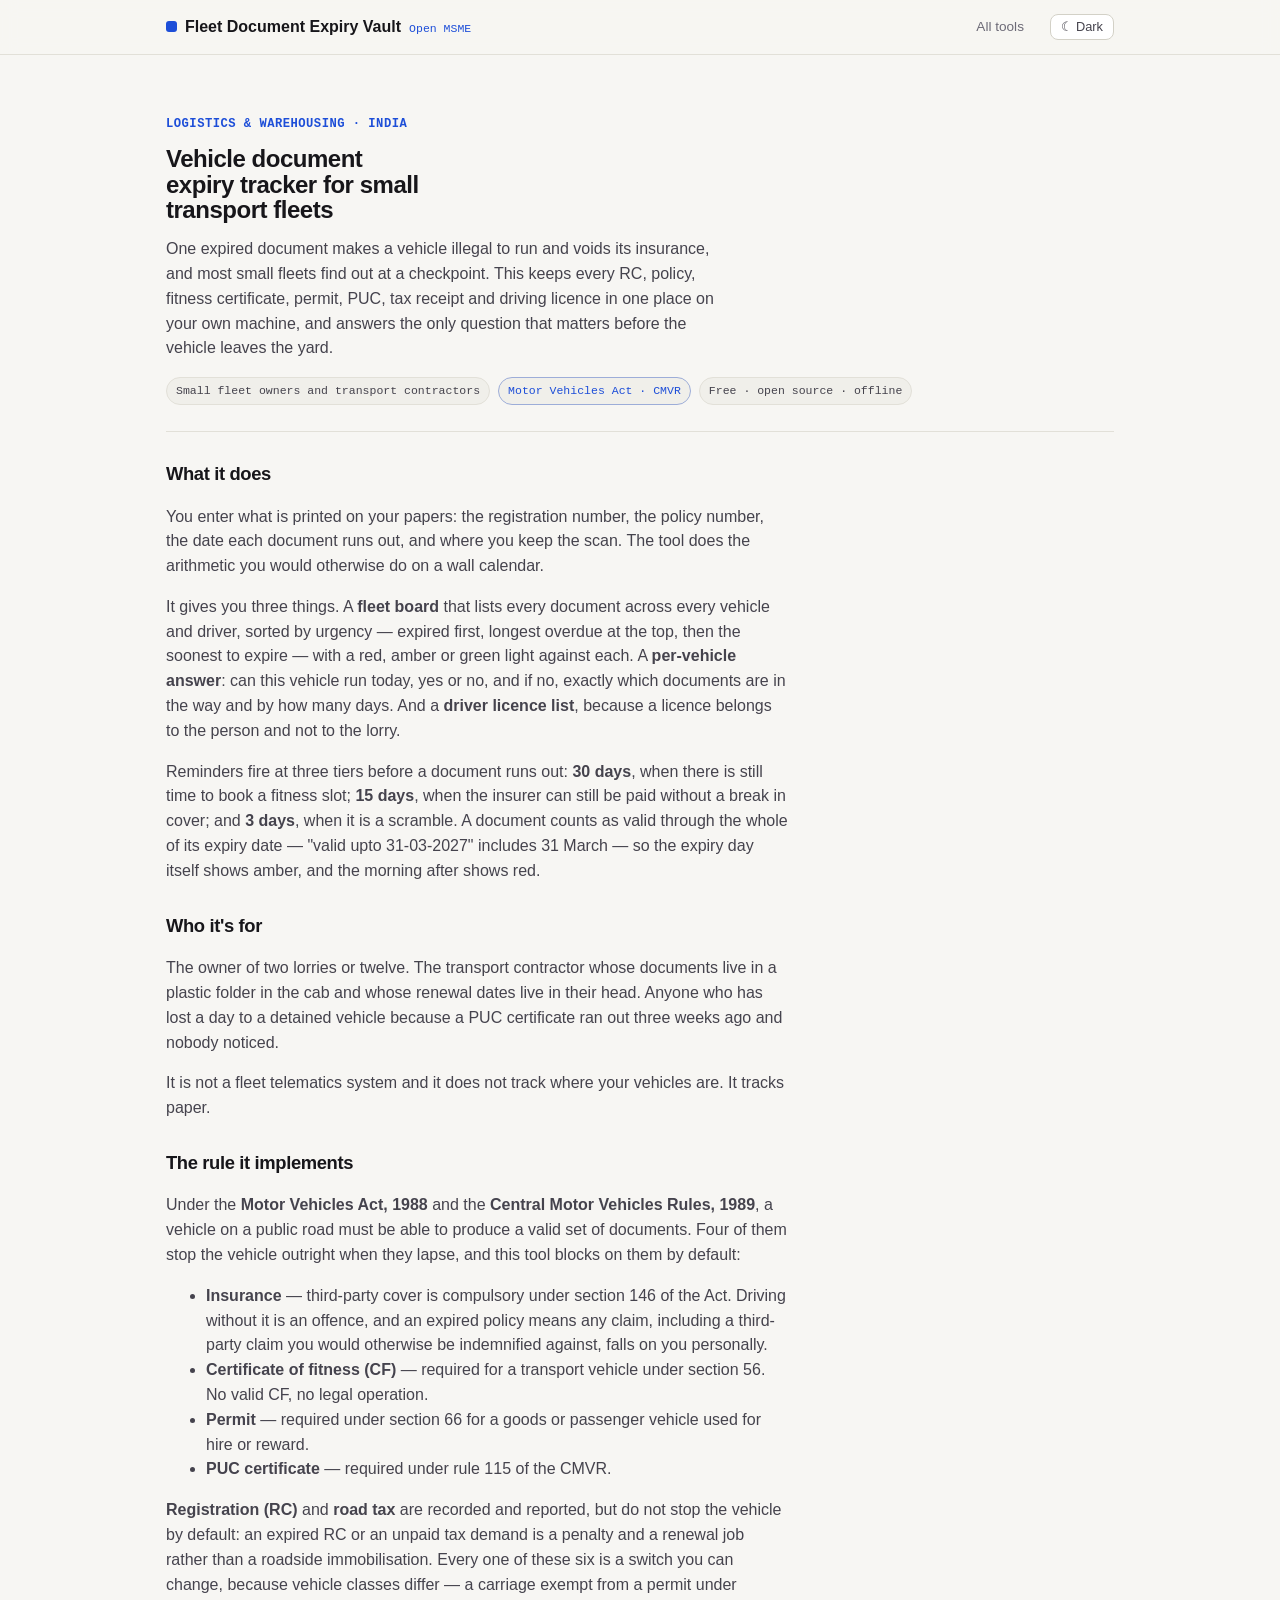
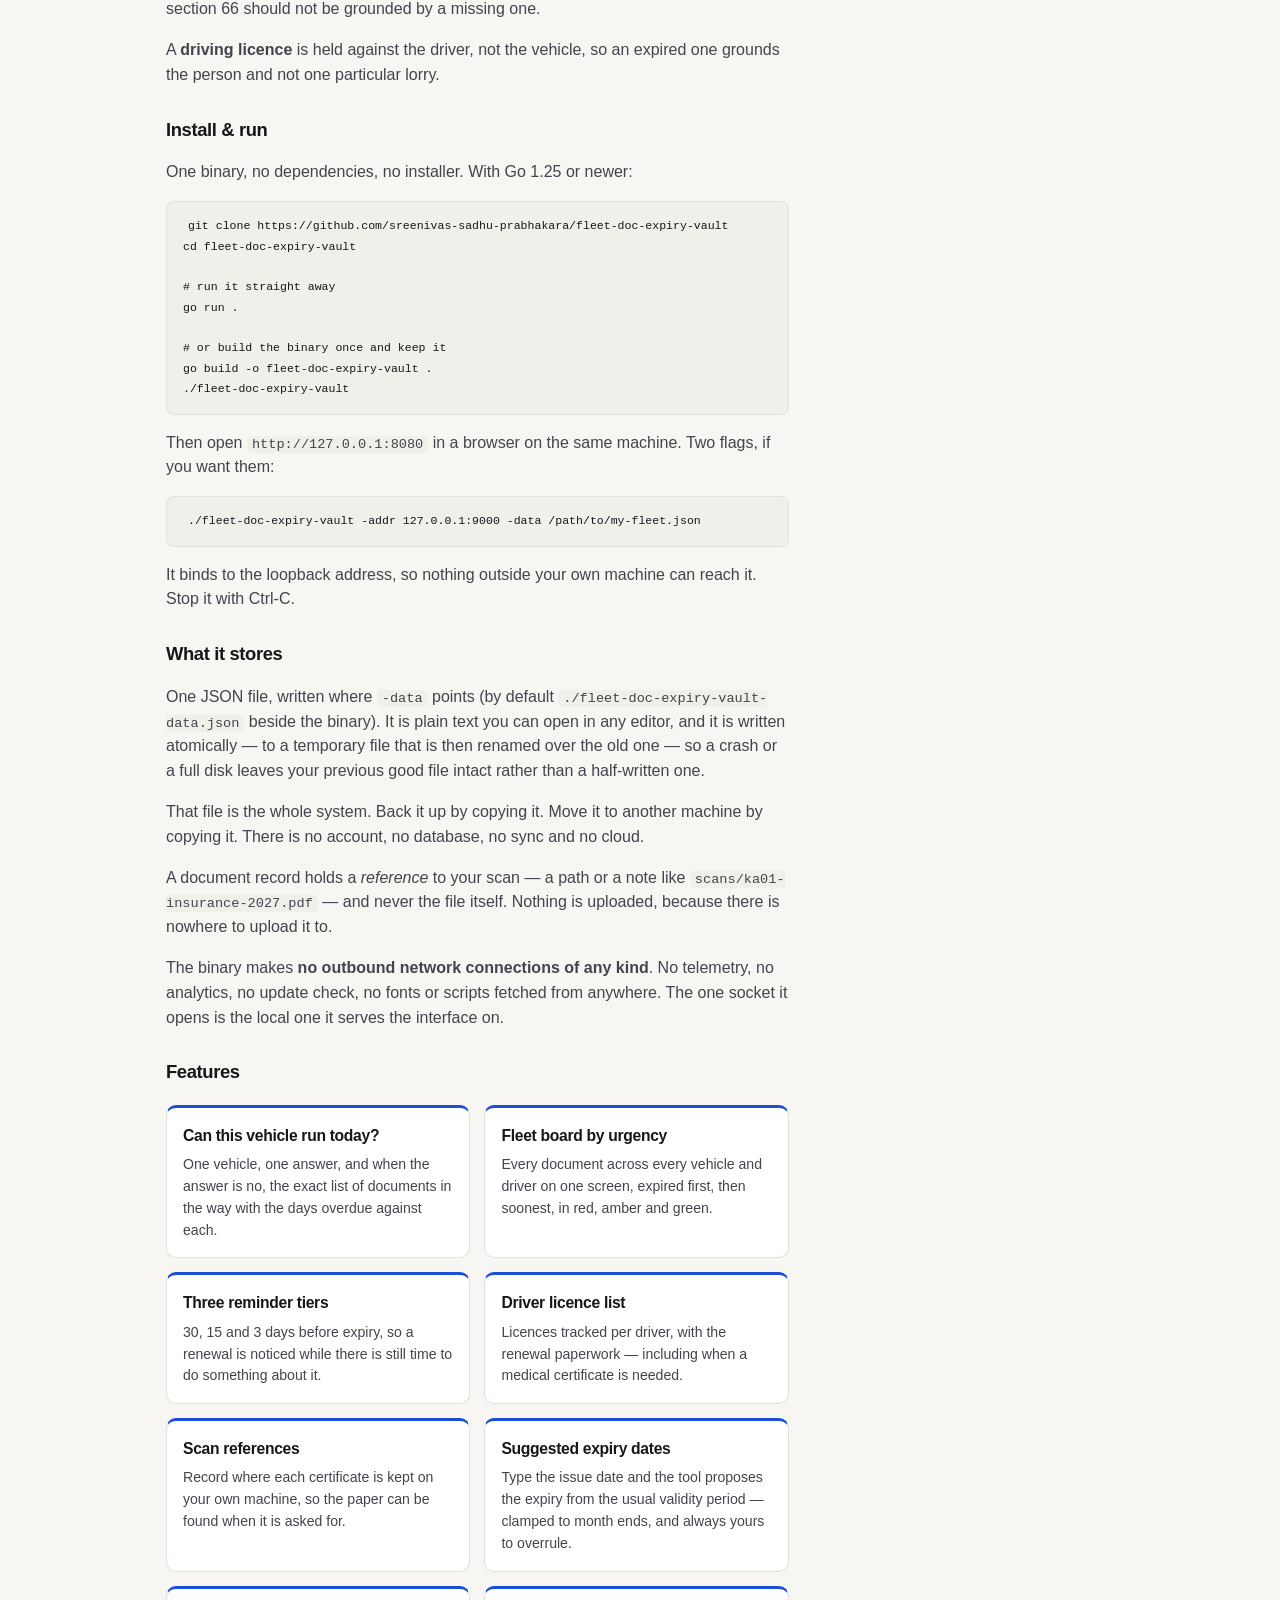
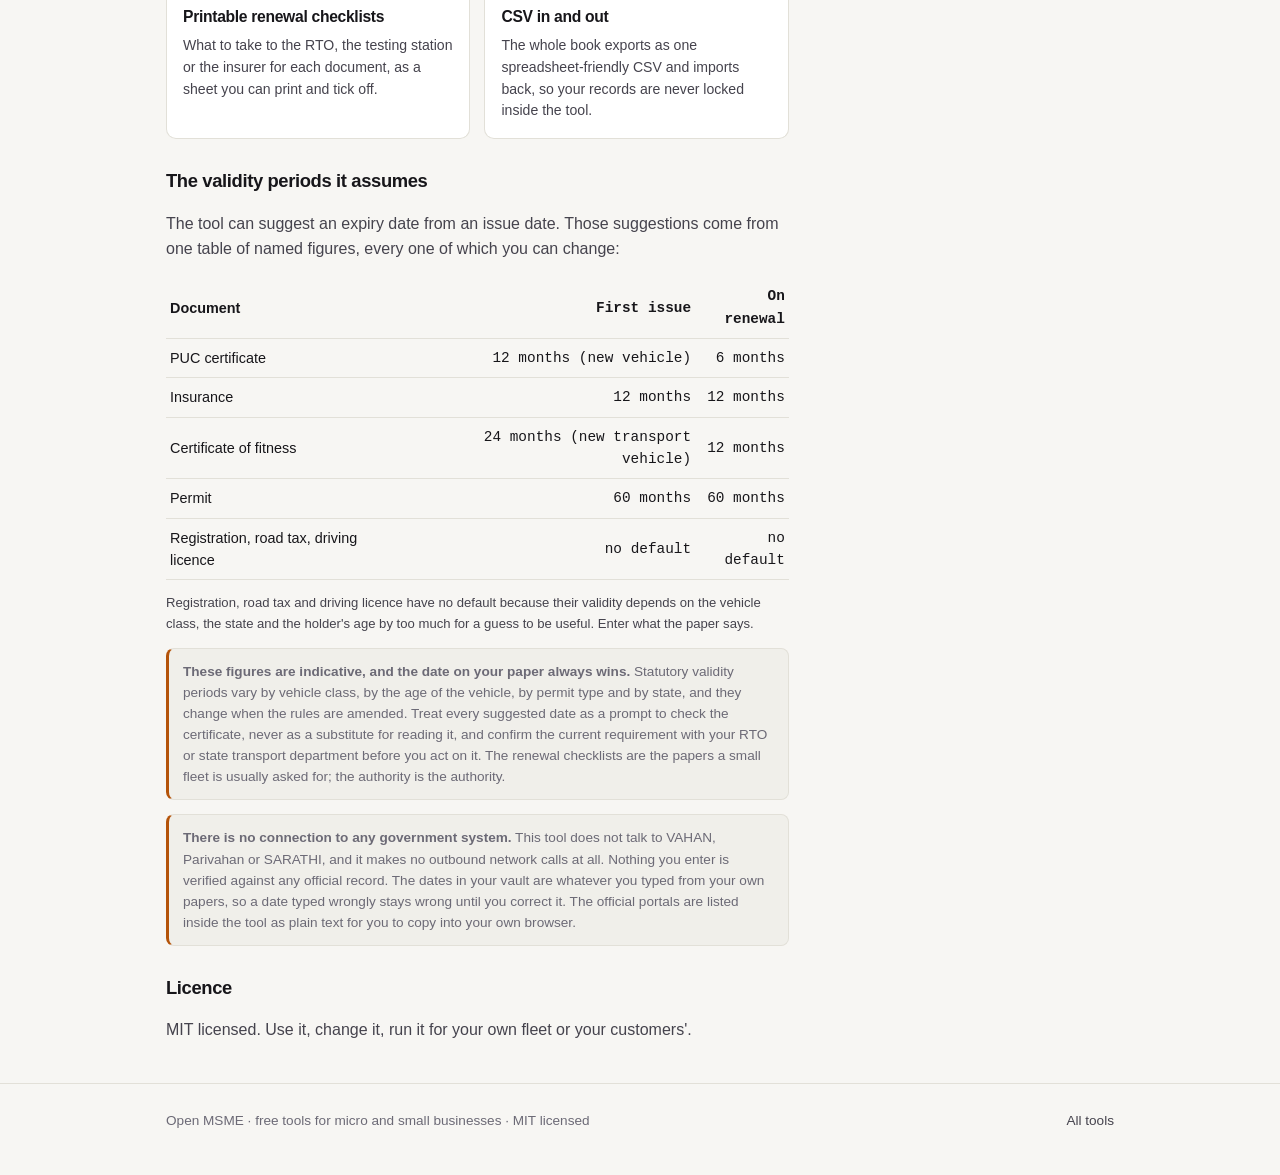
<file: docs/index.html>
<!DOCTYPE html>
<html lang="en">
<head>
<meta charset="utf-8">
<meta name="viewport" content="width=device-width, initial-scale=1">
<meta http-equiv="Content-Security-Policy" content="default-src 'self'; base-uri 'self'; img-src 'self' data:; style-src 'self'; script-src 'self'; font-src 'self'; form-action 'self'">
<meta name="description" content="A free, offline single-binary tool that tracks RC, insurance, fitness, permit, PUC, road tax and driving licence expiry for a small transport fleet, and answers whether a vehicle can legally run today.">
<title>Fleet Document Expiry Vault · Open MSME</title>
<link rel="icon" href="assets/favicon.svg" type="image/svg+xml">
<script src="assets/theme-init.js"></script>
<link rel="stylesheet" href="assets/style.css">
<link rel="stylesheet" href="assets/accent.css">
</head>
<body>

<header class="topbar">
  <div class="wrap">
    <span class="brand"><span class="dot"></span> Fleet Document Expiry Vault <span class="tag">Open MSME</span></span>
    <span class="sp"></span>
    <a class="home" href="https://sreenivas-sadhu-prabhakara.github.io/openmsme/">All tools</a>
    <button class="themer" type="button" data-themer>Theme</button>
  </div>
</header>

<main class="wrap">

  <section class="hero">
    <p class="eyebrow">Logistics &amp; warehousing · India</p>
    <h1>Vehicle document expiry tracker for small transport fleets</h1>
    <p class="lede">One expired document makes a vehicle illegal to run and voids its insurance, and most small fleets find out at a checkpoint. This keeps every RC, policy, fitness certificate, permit, PUC, tax receipt and driving licence in one place on your own machine, and answers the only question that matters before the vehicle leaves the yard.</p>
    <div class="who">
      <span class="pill">Small fleet owners and transport contractors</span>
      <span class="pill reg">Motor Vehicles Act · CMVR</span>
      <span class="pill">Free · open source · offline</span>
    </div>
  </section>

  <div class="prose">

    <h2>What it does</h2>
    <p>You enter what is printed on your papers: the registration number, the policy number, the date each document runs out, and where you keep the scan. The tool does the arithmetic you would otherwise do on a wall calendar.</p>
    <p>It gives you three things. A <strong>fleet board</strong> that lists every document across every vehicle and driver, sorted by urgency — expired first, longest overdue at the top, then the soonest to expire — with a red, amber or green light against each. A <strong>per-vehicle answer</strong>: can this vehicle run today, yes or no, and if no, exactly which documents are in the way and by how many days. And a <strong>driver licence list</strong>, because a licence belongs to the person and not to the lorry.</p>
    <p>Reminders fire at three tiers before a document runs out: <strong>30 days</strong>, when there is still time to book a fitness slot; <strong>15 days</strong>, when the insurer can still be paid without a break in cover; and <strong>3 days</strong>, when it is a scramble. A document counts as valid through the whole of its expiry date — "valid upto 31-03-2027" includes 31 March — so the expiry day itself shows amber, and the morning after shows red.</p>

    <h2>Who it's for</h2>
    <p>The owner of two lorries or twelve. The transport contractor whose documents live in a plastic folder in the cab and whose renewal dates live in their head. Anyone who has lost a day to a detained vehicle because a PUC certificate ran out three weeks ago and nobody noticed.</p>
    <p>It is not a fleet telematics system and it does not track where your vehicles are. It tracks paper.</p>

    <h2>The rule it implements</h2>
    <p>Under the <strong>Motor Vehicles Act, 1988</strong> and the <strong>Central Motor Vehicles Rules, 1989</strong>, a vehicle on a public road must be able to produce a valid set of documents. Four of them stop the vehicle outright when they lapse, and this tool blocks on them by default:</p>
    <ul>
      <li><strong>Insurance</strong> — third-party cover is compulsory under section 146 of the Act. Driving without it is an offence, and an expired policy means any claim, including a third-party claim you would otherwise be indemnified against, falls on you personally.</li>
      <li><strong>Certificate of fitness (CF)</strong> — required for a transport vehicle under section 56. No valid CF, no legal operation.</li>
      <li><strong>Permit</strong> — required under section 66 for a goods or passenger vehicle used for hire or reward.</li>
      <li><strong>PUC certificate</strong> — required under rule 115 of the CMVR.</li>
    </ul>
    <p><strong>Registration (RC)</strong> and <strong>road tax</strong> are recorded and reported, but do not stop the vehicle by default: an expired RC or an unpaid tax demand is a penalty and a renewal job rather than a roadside immobilisation. Every one of these six is a switch you can change, because vehicle classes differ — a carriage exempt from a permit under section 66 should not be grounded by a missing one.</p>
    <p>A <strong>driving licence</strong> is held against the driver, not the vehicle, so an expired one grounds the person and not one particular lorry.</p>

    <h2>Install &amp; run</h2>
    <p>One binary, no dependencies, no installer. With Go 1.25 or newer:</p>
<pre><code>git clone https://github.com/sreenivas-sadhu-prabhakara/fleet-doc-expiry-vault
cd fleet-doc-expiry-vault

# run it straight away
go run .

# or build the binary once and keep it
go build -o fleet-doc-expiry-vault .
./fleet-doc-expiry-vault</code></pre>
    <p>Then open <code>http://127.0.0.1:8080</code> in a browser on the same machine. Two flags, if you want them:</p>
<pre><code>./fleet-doc-expiry-vault -addr 127.0.0.1:9000 -data /path/to/my-fleet.json</code></pre>
    <p>It binds to the loopback address, so nothing outside your own machine can reach it. Stop it with Ctrl-C.</p>

    <h2>What it stores</h2>
    <p>One JSON file, written where <code>-data</code> points (by default <code>./fleet-doc-expiry-vault-data.json</code> beside the binary). It is plain text you can open in any editor, and it is written atomically — to a temporary file that is then renamed over the old one — so a crash or a full disk leaves your previous good file intact rather than a half-written one.</p>
    <p>That file is the whole system. Back it up by copying it. Move it to another machine by copying it. There is no account, no database, no sync and no cloud.</p>
    <p>A document record holds a <em>reference</em> to your scan — a path or a note like <code>scans/ka01-insurance-2027.pdf</code> — and never the file itself. Nothing is uploaded, because there is nowhere to upload it to.</p>
    <p>The binary makes <strong>no outbound network connections of any kind</strong>. No telemetry, no analytics, no update check, no fonts or scripts fetched from anywhere. The one socket it opens is the local one it serves the interface on.</p>

    <h2>Features</h2>
    <div class="featgrid">
      <div class="feat">
        <h3>Can this vehicle run today?</h3>
        <p>One vehicle, one answer, and when the answer is no, the exact list of documents in the way with the days overdue against each.</p>
      </div>
      <div class="feat">
        <h3>Fleet board by urgency</h3>
        <p>Every document across every vehicle and driver on one screen, expired first, then soonest, in red, amber and green.</p>
      </div>
      <div class="feat">
        <h3>Three reminder tiers</h3>
        <p>30, 15 and 3 days before expiry, so a renewal is noticed while there is still time to do something about it.</p>
      </div>
      <div class="feat">
        <h3>Driver licence list</h3>
        <p>Licences tracked per driver, with the renewal paperwork — including when a medical certificate is needed.</p>
      </div>
      <div class="feat">
        <h3>Scan references</h3>
        <p>Record where each certificate is kept on your own machine, so the paper can be found when it is asked for.</p>
      </div>
      <div class="feat">
        <h3>Suggested expiry dates</h3>
        <p>Type the issue date and the tool proposes the expiry from the usual validity period — clamped to month ends, and always yours to overrule.</p>
      </div>
      <div class="feat">
        <h3>Printable renewal checklists</h3>
        <p>What to take to the RTO, the testing station or the insurer for each document, as a sheet you can print and tick off.</p>
      </div>
      <div class="feat">
        <h3>CSV in and out</h3>
        <p>The whole book exports as one spreadsheet-friendly CSV and imports back, so your records are never locked inside the tool.</p>
      </div>
    </div>

    <h2>The validity periods it assumes</h2>
    <p>The tool can suggest an expiry date from an issue date. Those suggestions come from one table of named figures, every one of which you can change:</p>
    <table class="breakdown">
      <thead><tr><th>Document</th><th class="num">First issue</th><th class="num">On renewal</th></tr></thead>
      <tbody>
        <tr><td>PUC certificate</td><td class="num">12 months (new vehicle)</td><td class="num">6 months</td></tr>
        <tr><td>Insurance</td><td class="num">12 months</td><td class="num">12 months</td></tr>
        <tr><td>Certificate of fitness</td><td class="num">24 months (new transport vehicle)</td><td class="num">12 months</td></tr>
        <tr><td>Permit</td><td class="num">60 months</td><td class="num">60 months</td></tr>
        <tr><td>Registration, road tax, driving licence</td><td class="num">no default</td><td class="num">no default</td></tr>
      </tbody>
    </table>
    <p class="assumptions">Registration, road tax and driving licence have no default because their validity depends on the vehicle class, the state and the holder's age by too much for a guess to be useful. Enter what the paper says.</p>

    <div class="note">
      <strong>These figures are indicative, and the date on your paper always wins.</strong> Statutory validity periods vary by vehicle class, by the age of the vehicle, by permit type and by state, and they change when the rules are amended. Treat every suggested date as a prompt to check the certificate, never as a substitute for reading it, and confirm the current requirement with your RTO or state transport department before you act on it. The renewal checklists are the papers a small fleet is usually asked for; the authority is the authority.
    </div>

    <div class="note">
      <strong>There is no connection to any government system.</strong> This tool does not talk to VAHAN, Parivahan or SARATHI, and it makes no outbound network calls at all. Nothing you enter is verified against any official record. The dates in your vault are whatever you typed from your own papers, so a date typed wrongly stays wrong until you correct it. The official portals are listed inside the tool as plain text for you to copy into your own browser.
    </div>

    <h2>Licence</h2>
    <p>MIT licensed. Use it, change it, run it for your own fleet or your customers'.</p>

  </div>

</main>

<footer class="foot">
  <div class="wrap">
    <span>Open MSME · free tools for micro and small businesses · MIT licensed</span>
    <a href="https://sreenivas-sadhu-prabhakara.github.io/openmsme/">All tools</a>
  </div>
</footer>

<script src="assets/ui.js"></script>
</body>
</html>
</file>
<file: docs/assets/style.css>
/* Open MSME tool kit — shared design system for single-tool apps. No deps. Light + dark. */

:root {
  color-scheme: light dark;
  --bg:#f7f6f3; --surface:#fff; --surface-2:#f0efea; --ink:#17161a; --ink-2:#45434d; --ink-3:#6c6a76;
  --line:#e2e0d8; --line-2:#d3d1c7; --accent:#1f3a8a; --accent-ink:#fff; --ok:#15803d; --warn:#b45309; --bad:#b91c1c;
  --mono: ui-monospace,"SF Mono","SFMono-Regular",Menlo,Consolas,monospace;
  --sans: -apple-system,BlinkMacSystemFont,"Segoe UI",Roboto,Helvetica,Arial,system-ui,sans-serif;
  --maxw:980px; --radius:10px; --shadow:0 1px 2px rgba(20,18,26,.05),0 6px 20px rgba(20,18,26,.05);
  --tool:#1f3a8a; /* per-tool accent, override in page */
}
@media (prefers-color-scheme: dark){ :root:not([data-theme="light"]){
  --bg:#121116; --surface:#1a191f; --surface-2:#222027; --ink:#f3f1ef; --ink-2:#c3c0cb; --ink-3:#918e9c;
  --line:#2c2a33; --line-2:#39363f; --accent:#93b0ff; --accent-ink:#10131f; --ok:#57c98a; --warn:#f0a35a; --bad:#f28b82;
  --shadow:0 1px 2px rgba(0,0,0,.3),0 8px 28px rgba(0,0,0,.35);
}}
:root[data-theme="dark"]{
  --bg:#121116; --surface:#1a191f; --surface-2:#222027; --ink:#f3f1ef; --ink-2:#c3c0cb; --ink-3:#918e9c;
  --line:#2c2a33; --line-2:#39363f; --accent:#93b0ff; --accent-ink:#10131f; --ok:#57c98a; --warn:#f0a35a; --bad:#f28b82;
  --shadow:0 1px 2px rgba(0,0,0,.3),0 8px 28px rgba(0,0,0,.35);
}

* { box-sizing:border-box; }
html { -webkit-text-size-adjust:100%; }
body { margin:0; background:var(--bg); color:var(--ink); font-family:var(--sans); font-size:16px; line-height:1.55; -webkit-font-smoothing:antialiased; }
.wrap { max-width:var(--maxw); margin:0 auto; padding:0 16px; }
a { color:var(--accent); text-decoration:none; }
a:hover { text-decoration:underline; text-underline-offset:3px; }
h1,h2,h3 { letter-spacing:-.02em; }

/* top bar */
.topbar { position:sticky; top:0; z-index:20; background:color-mix(in srgb,var(--bg) 86%,transparent); backdrop-filter:saturate(140%) blur(8px); border-bottom:1px solid var(--line); }
.topbar .wrap { display:flex; align-items:center; gap:14px; height:54px; }
.brand { display:flex; align-items:baseline; gap:8px; font-weight:700; }
.brand .dot { width:11px; height:11px; border-radius:3px; background:var(--tool); display:inline-block; }
.brand .tag { font-family:var(--mono); font-size:.72rem; color:var(--ink-3); font-weight:500; }
.topbar .sp { margin-left:auto; }
.topbar a.home { font-size:.85rem; color:var(--ink-3); }
.topbar a.home:hover { color:var(--ink); }
.themer { font:inherit; font-size:.8rem; cursor:pointer; border:1px solid var(--line-2); background:var(--surface); color:var(--ink-2); border-radius:8px; padding:6px 10px; line-height:1; margin-left:12px; }
.themer:hover { color:var(--ink); border-color:var(--ink-3); }

/* hero / explainer */
.hero { padding:48px 0 26px; border-bottom:1px solid var(--line); }
.hero .eyebrow { font-family:var(--mono); font-size:.76rem; font-weight:600; letter-spacing:.04em; color:var(--tool); text-transform:uppercase; }
.hero h1 { margin:10px 0 14px; font-size:clamp(1.8rem,1.2rem+2.6vw,2.7rem); line-height:1.07; font-weight:800; max-width:20ch; }
.hero .lede { margin:0; font-size:clamp(1rem,.95rem+.4vw,1.15rem); color:var(--ink-2); max-width:62ch; }
.hero .who { margin-top:16px; display:flex; gap:8px; flex-wrap:wrap; }
.pill { font-family:var(--mono); font-size:.72rem; padding:4px 9px; border-radius:999px; background:var(--surface-2); color:var(--ink-2); border:1px solid var(--line); }
.pill.reg { color:var(--tool); border-color:color-mix(in srgb,var(--tool) 35%,var(--line)); }

/* layout */
.cols { display:grid; grid-template-columns:1fr; gap:22px; padding:28px 0; }
@media (min-width:860px){ .cols.calc { grid-template-columns:1.1fr .9fr; align-items:start; } }

section.card { background:var(--surface); border:1px solid var(--line); border-radius:var(--radius); padding:20px; }
section.card h2 { margin:0 0 14px; font-size:1.1rem; }
.sticky { position:sticky; top:70px; }

/* form */
.field { margin:0 0 14px; }
.field > label { display:block; font-size:.85rem; font-weight:600; color:var(--ink-2); margin-bottom:5px; }
.field .hint { font-weight:400; color:var(--ink-3); font-size:.78rem; }
.inp { position:relative; display:flex; align-items:center; }
.inp .pre, .inp .suf { position:absolute; font-family:var(--mono); font-size:.82rem; color:var(--ink-3); pointer-events:none; }
.inp .pre { left:12px; } .inp .suf { right:12px; }
input[type=number], input[type=text], select {
  width:100%; font:inherit; font-size:.95rem; padding:11px 13px; border-radius:9px;
  border:1px solid var(--line-2); background:var(--surface); color:var(--ink); appearance:none;
}
.inp.has-pre input { padding-left:28px; } .inp.has-suf input { padding-right:40px; }
input:focus, select:focus { outline:2px solid var(--tool); outline-offset:1px; border-color:var(--tool); }
.row2 { display:grid; grid-template-columns:1fr 1fr; gap:12px; }
.seg { display:flex; gap:6px; flex-wrap:wrap; }
.seg button { font:inherit; font-size:.82rem; cursor:pointer; padding:8px 12px; border-radius:8px; border:1px solid var(--line-2); background:var(--surface); color:var(--ink-2); }
.seg button[aria-pressed=true] { background:var(--tool); color:#fff; border-color:var(--tool); }

/* results */
.result-primary { background:color-mix(in srgb,var(--tool) 8%,var(--surface)); border:1px solid color-mix(in srgb,var(--tool) 30%,var(--line)); border-radius:var(--radius); padding:18px 20px; margin-bottom:16px; }
.result-primary .k { font-size:.8rem; color:var(--ink-3); }
.result-primary .v { font-size:2rem; font-weight:800; letter-spacing:-.02em; font-variant-numeric:tabular-nums; color:var(--tool); }
.result-primary .sub { font-size:.85rem; color:var(--ink-2); margin-top:3px; }
.breakdown { width:100%; border-collapse:collapse; font-size:.9rem; }
.breakdown th, .breakdown td { text-align:left; padding:8px 4px; border-bottom:1px solid var(--line); }
.breakdown td.num, .breakdown th.num { text-align:right; font-family:var(--mono); font-variant-numeric:tabular-nums; }
.breakdown tr.total td { font-weight:700; border-top:2px solid var(--line-2); border-bottom:none; }
.breakdown tr.sub td { color:var(--ink-2); }
.breakdown .neg { color:var(--bad); }

.btnrow { display:flex; gap:10px; flex-wrap:wrap; margin-top:16px; }
.btn { font:inherit; font-size:.9rem; font-weight:600; cursor:pointer; padding:10px 16px; border-radius:9px; border:1px solid transparent; }
.btn.primary { background:var(--tool); color:#fff; }
.btn.ghost { background:var(--surface); border-color:var(--line-2); color:var(--ink); }
.btn:hover { filter:brightness(1.05); }

/* prose / notes */
.prose { max-width:70ch; }
.prose h2 { font-size:1.15rem; margin:28px 0 8px; }
.prose p, .prose li { color:var(--ink-2); }
.prose code { font-family:var(--mono); font-size:.85em; background:var(--surface-2); padding:1px 5px; border-radius:5px; }
.note { font-size:.85rem; color:var(--ink-3); background:var(--surface-2); border:1px solid var(--line); border-left:3px solid var(--warn); border-radius:8px; padding:12px 14px; margin:14px 0; }
.assumptions { font-size:.82rem; color:var(--ink-3); }
.assumptions summary { cursor:pointer; color:var(--ink-2); font-weight:600; }

/* footer */
.foot { border-top:1px solid var(--line); margin-top:40px; padding:26px 0 44px; color:var(--ink-3); font-size:.85rem; }
.foot .wrap { display:flex; gap:14px; flex-wrap:wrap; justify-content:space-between; }
.foot a { color:var(--ink-2); }

@media (prefers-reduced-motion: reduce){ * { transition:none !important; } }
@media print { .topbar,.themer,.btnrow,.foot,.hero .who { display:none; } body { background:#fff; } section.card { border:none; padding:0; } }

/* ---- docs/explainer pages (for binary tools that aren't web apps) ---- */
pre { background:var(--surface-2); border:1px solid var(--line); border-radius:8px; padding:14px 16px; overflow-x:auto; font-family:var(--mono); font-size:.85rem; line-height:1.5; color:var(--ink); }
pre code { background:none; padding:0; font-size:inherit; }
.featgrid { display:grid; grid-template-columns:repeat(auto-fill,minmax(240px,1fr)); gap:14px; margin:18px 0; }
.feat { background:var(--surface); border:1px solid var(--line); border-radius:var(--radius); padding:16px; border-top:3px solid var(--tool); }
.feat h3 { margin:0 0 6px; font-size:.98rem; }
.feat p { margin:0; font-size:.88rem; color:var(--ink-2); }
.steps { counter-reset:s; list-style:none; padding:0; }
.steps li { counter-increment:s; position:relative; padding-left:34px; margin:12px 0; color:var(--ink-2); }
.steps li::before { content:counter(s); position:absolute; left:0; top:1px; width:23px; height:23px; border-radius:6px; background:var(--tool); color:#fff; font-size:.78rem; font-weight:700; display:flex; align-items:center; justify-content:center; font-family:var(--mono); }

/* Grid/flex children default to min-width:auto, so a long unbroken string (a clone
   URL in a <pre>) sizes the track to its min-content and forces page-wide horizontal
   scroll. Let children shrink and keep the scrolling inside the pre where it belongs. */
.cols > *, .featgrid > *, .ideas > * { min-width: 0; }
pre { max-width: 100%; }

/* Small coloured text needs a lighter accent in dark mode: the sector hues are
   mid-tone and fall below AA contrast on a dark surface. Backgrounds/borders keep
   the true accent; only small text uses the lightened derivative. */
:root { --tool-text: var(--tool); }
@media (prefers-color-scheme: dark){ :root:not([data-theme="light"]){ --tool-text: color-mix(in srgb, var(--tool) 50%, white); } }
:root[data-theme="dark"]{ --tool-text: color-mix(in srgb, var(--tool) 50%, white); }
.hero .eyebrow { color: var(--tool-text); }
.pill.reg { color: var(--tool-text); }
.result-primary .v { color: var(--tool-text); }
.wave-card .repo, .brand .tag { color: var(--tool-text); }
</file>
<file: docs/assets/accent.css>
:root{--tool:#1d4ed8}
</file>
